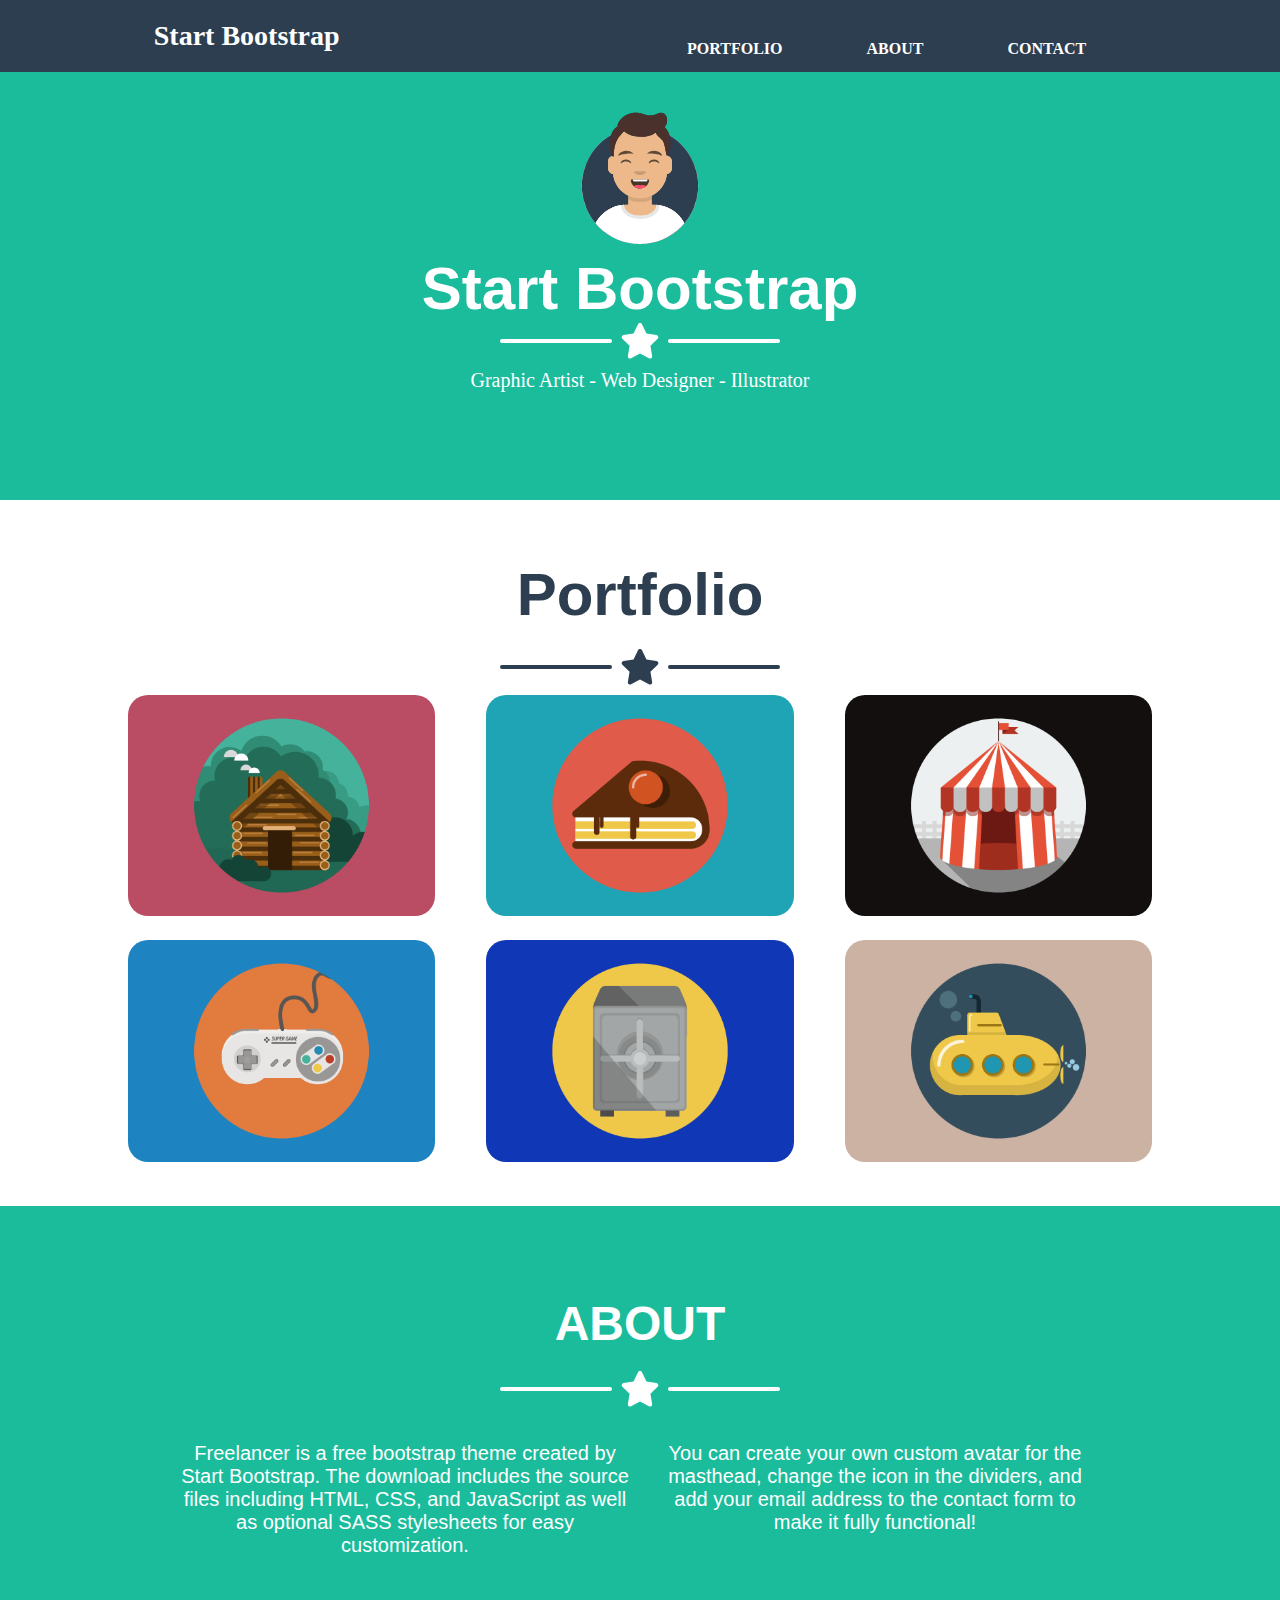
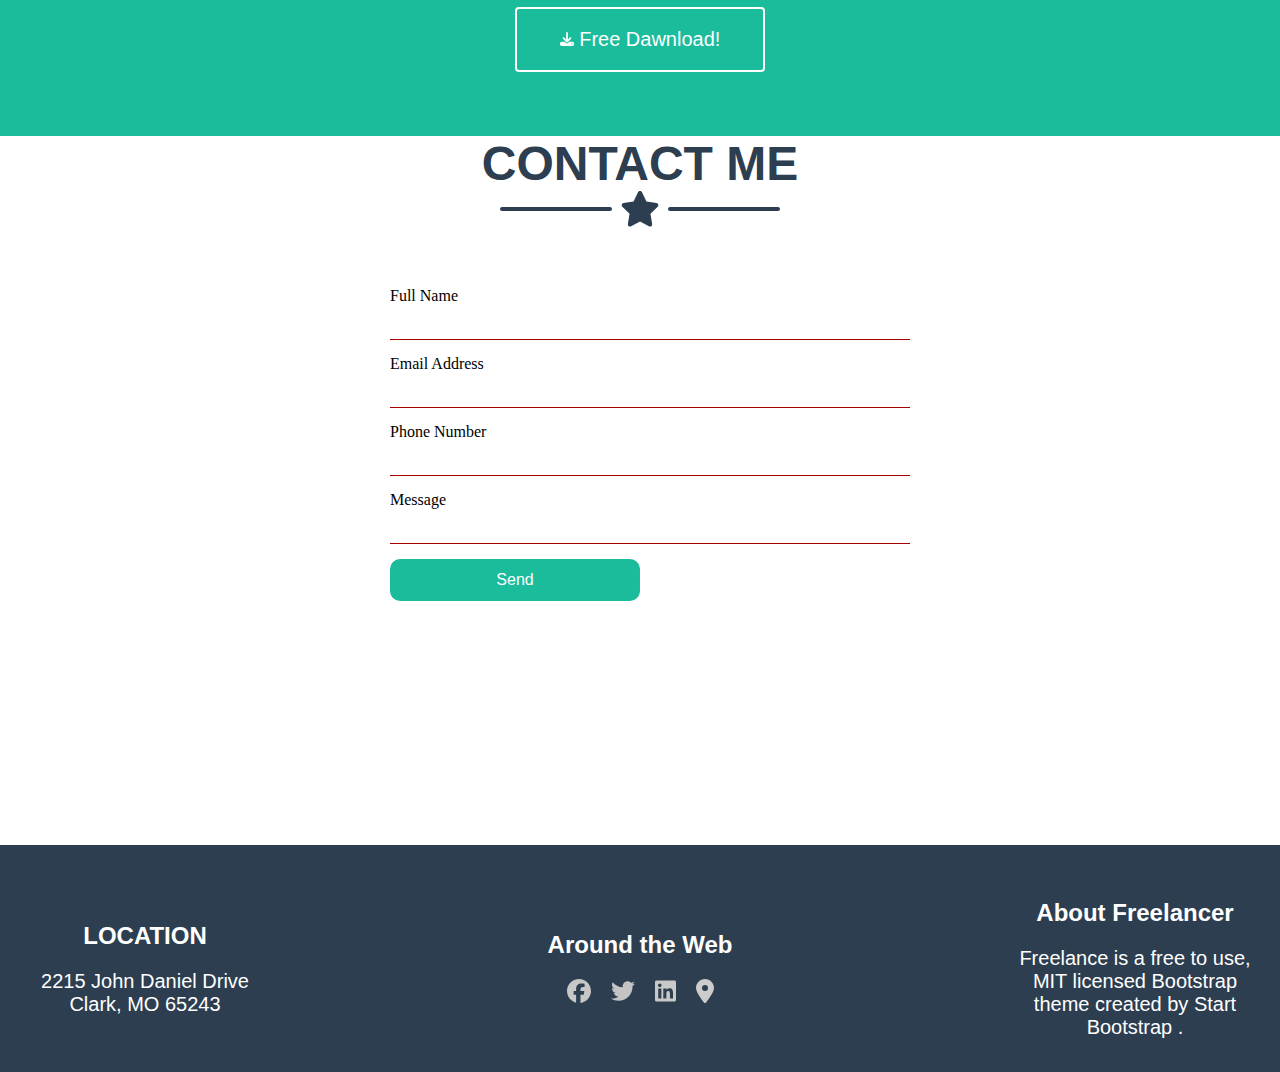
<file: index.html>
<!DOCTYPE html>
<html lang="en">
<head>
  <link rel="stylesheet" href="./css/main.css">
</head>
<body>
  <header>
  <div class="bootstrap">
    <h2 >Start Bootstrap</h2>
    <div class="child">
      <ul>
        <li><a href="PORTFOLIO.html " >PORTFOLIO</a></li>
        <li><a href="ABOUT.html" >ABOUT</a></li>
        <li><a href="CONTACT.html">CONTACT</a></li>
      </ul>
    </div>
  </div>

  <div class="Graphic">
      <img src="./img/avataaars.svg" alt="">
      <h1>Start Bootstrap</h1>
      <div class="icon">
        <div class="line"></div>
        <svg xmlns="http://www.w3.org/2000/svg" height="14" width="15.75" viewBox="0 0 576 512"><!--!Font Awesome Free 6.7.2 by @fontawesome - https://fontawesome.com License - https://fontawesome.com/license/free Copyright 2024 Fonticons, Inc.--><path fill="#ffffff" d="M316.9 18C311.6 7 300.4 0 288.1 0s-23.4 7-28.8 18L195 150.3 51.4 171.5c-12 1.8-22 10.2-25.7 21.7s-.7 24.2 7.9 32.7L137.8 329 113.2 474.7c-2 12 3 24.2 12.9 31.3s23 8 33.8 2.3l128.3-68.5 128.3 68.5c10.8 5.7 23.9 4.9 33.8-2.3s14.9-19.3 12.9-31.3L438.5 329 542.7 225.9c8.6-8.5 11.7-21.2 7.9-32.7s-13.7-19.9-25.7-21.7L381.2 150.3 316.9 18z"/></svg>
        <div class="line"></div>
      </div>
      <p>Graphic Artist - Web Designer - Illustrator</p>
  </div>
  </header>
  <!------------------------------------------------------------------>
<main>
  <section class="Portfolio">
    <div class="">
    <h1>Portfolio</h1>
    <div class="icons">
      <div class="lines"></div>
      <svg xmlns="http://www.w3.org/2000/svg" height="14" width="15.75" viewBox="0 0 576 512"><!--!Font Awesome Free 6.7.2 by @fontawesome - https://fontawesome.com License - https://fontawesome.com/license/free Copyright 2024 Fonticons, Inc.--><path fill="#2c3e50" d="M316.9 18C311.6 7 300.4 0 288.1 0s-23.4 7-28.8 18L195 150.3 51.4 171.5c-12 1.8-22 10.2-25.7 21.7s-.7 24.2 7.9 32.7L137.8 329 113.2 474.7c-2 12 3 24.2 12.9 31.3s23 8 33.8 2.3l128.3-68.5 128.3 68.5c10.8 5.7 23.9 4.9 33.8-2.3s14.9-19.3 12.9-31.3L438.5 329 542.7 225.9c8.6-8.5 11.7-21.2 7.9-32.7s-13.7-19.9-25.7-21.7L381.2 150.3 316.9 18z"/></svg>
      <div class="lines"></div>
    </div>
  </div>
    <div class="products">
       <div class="product">
        <img src="./img/cabin.png" alt="">
       </div>
      <div class="product">
        <img src="./img/cake.png" alt="">
      </div>
      <div class="product">
        <img src="./img/circus.png" alt="">
      </div>
      <div class="product">
        <img src="./img/game.png" alt="">
      </div>
      <div class="product">
        <img src="./img/safe.png" alt="">
      </div>
      <div class="product">
        <img src="./img/submarine.png" alt="">
      </div>
    </div>
  </section>
<!------------------------------------------------------------------>
   <section>
    <div class="abouts">
       <h1>About</h1>
       <div class="icon">
        <div class="line"></div>
        <svg xmlns="http://www.w3.org/2000/svg" height="14" width="15.75" viewBox="0 0 576 512"><!--!Font Awesome Free 6.7.2 by @fontawesome - https://fontawesome.com License - https://fontawesome.com/license/free Copyright 2024 Fonticons, Inc.--><path fill="#ffffff" d="M316.9 18C311.6 7 300.4 0 288.1 0s-23.4 7-28.8 18L195 150.3 51.4 171.5c-12 1.8-22 10.2-25.7 21.7s-.7 24.2 7.9 32.7L137.8 329 113.2 474.7c-2 12 3 24.2 12.9 31.3s23 8 33.8 2.3l128.3-68.5 128.3 68.5c10.8 5.7 23.9 4.9 33.8-2.3s14.9-19.3 12.9-31.3L438.5 329 542.7 225.9c8.6-8.5 11.7-21.2 7.9-32.7s-13.7-19.9-25.7-21.7L381.2 150.3 316.9 18z"/></svg>
        <div class="line"></div>
      </div>
      <div class="cr">
       <div class="create">
        <p>
          Freelancer is a free bootstrap theme created by Start Bootstrap. The download includes the 
          source files including HTML, CSS, and JavaScript as well as optional SASS stylesheets for easy customization.
        </p>
       </div>
       <div class="create">
         <p>
          You can create your own custom avatar for the masthead, change the icon in the dividers, and add your email address to 
          the contact form to make it fully functional!
         </p>
        </div>
       </div>
     <button> <svg xmlns="http://www.w3.org/2000/svg" height="14" width="14" viewBox="0 0 512 512"><!--!Font Awesome Free 6.7.2 by @fontawesome - https://fontawesome.com License - https://fontawesome.com/license/free Copyright 2024 Fonticons, Inc.--><path fill="#ffffff" d="M288 32c0-17.7-14.3-32-32-32s-32 14.3-32 32l0 242.7-73.4-73.4c-12.5-12.5-32.8-12.5-45.3 0s-12.5 32.8 0 45.3l128 128c12.5 12.5 32.8 12.5 45.3 0l128-128c12.5-12.5 12.5-32.8 0-45.3s-32.8-12.5-45.3 0L288 274.7 288 32zM64 352c-35.3 0-64 28.7-64 64l0 32c0 35.3 28.7 64 64 64l384 0c35.3 0 64-28.7 64-64l0-32c0-35.3-28.7-64-64-64l-101.5 0-45.3 45.3c-25 25-65.5 25-90.5 0L165.5 352 64 352zm368 56a24 24 0 1 1 0 48 24 24 0 1 1 0-48z"/></svg> Free Dawnload!</button>
    </div>
   </section>
<!------------------------------------------------------------------>
<section>
  <div class="container">
      <h1>Contact Me</h1>
      <div class="icons">
        <div class="lines"></div>
        <svg xmlns="http://www.w3.org/2000/svg" height="14" width="15.75" viewBox="0 0 576 512"><!--!Font Awesome Free 6.7.2 by @fontawesome - https://fontawesome.com License - https://fontawesome.com/license/free Copyright 2024 Fonticons, Inc.--><path fill="#2c3e50" d="M316.9 18C311.6 7 300.4 0 288.1 0s-23.4 7-28.8 18L195 150.3 51.4 171.5c-12 1.8-22 10.2-25.7 21.7s-.7 24.2 7.9 32.7L137.8 329 113.2 474.7c-2 12 3 24.2 12.9 31.3s23 8 33.8 2.3l128.3-68.5 128.3 68.5c10.8 5.7 23.9 4.9 33.8-2.3s14.9-19.3 12.9-31.3L438.5 329 542.7 225.9c8.6-8.5 11.7-21.2 7.9-32.7s-13.7-19.9-25.7-21.7L381.2 150.3 316.9 18z"/></svg>
        <div class="lines"></div>
      </div>
      <div class="contacts">
          <div class="cont">
              <form >
                  <label for="name">Full Name</label>
                  <input type="text" id="name" name="name"  required>
                  
                  <label for="email">Email Address</label>
                  <input type="email" id="email" name="email"  required>
                  
                  <label for="phone">Phone Number</label>
                  <input type="number" id="phone" name="phone" required>
                  
                  <label for="message">Message</label>
                  <input type="text" id="message" name="message"  required>
                  
                  <button type="submit">Send</button>
              </form>
          </div>
      </div>
  </div>
</section>
</main>
<!------------------------------------------------------------------>
<footer>
  <div class="footer">
    <div class="location">
      <div class="john">
        <h4>LOCATION</h4>
        <p >2215 John Daniel Drive Clark, MO 65243</p>
      </div>
      <div class="john">
        <h4>Around the Web</h4>
        <div class="icon2">
          <a class="icons2" href="#">
            <svg xmlns="http://www.w3.org/2000/svg" height="24" width="24" viewBox="0 0 512 512"><!--!Font Awesome Free 6.7.2 by @fontawesome - https://fontawesome.com License - https://fontawesome.com/license/free Copyright 2024 Fonticons, Inc.--><path fill="#c7c7c7" d="M512 256C512 114.6 397.4 0 256 0S0 114.6 0 256C0 376 82.7 476.8 194.2 504.5V334.2H141.4V256h52.8V222.3c0-87.1 39.4-127.5 125-127.5c16.2 0 44.2 3.2 55.7 6.4V172c-6-.6-16.5-1-29.6-1c-42 0-58.2 15.9-58.2 57.2V256h83.6l-14.4 78.2H287V510.1C413.8 494.8 512 386.9 512 256h0z"/></svg> 
          </a>
          <a class="icons2" href="#">
            <svg xmlns="http://www.w3.org/2000/svg" height="24" width="24" viewBox="0 0 512 512"><!--!Font Awesome Free 6.7.2 by @fontawesome - https://fontawesome.com License - https://fontawesome.com/license/free Copyright 2024 Fonticons, Inc.--><path fill="#c4c4c4" d="M459.4 151.7c.3 4.5 .3 9.1 .3 13.6 0 138.7-105.6 298.6-298.6 298.6-59.5 0-114.7-17.2-161.1-47.1 8.4 1 16.6 1.3 25.3 1.3 49.1 0 94.2-16.6 130.3-44.8-46.1-1-84.8-31.2-98.1-72.8 6.5 1 13 1.6 19.8 1.6 9.4 0 18.8-1.3 27.6-3.6-48.1-9.7-84.1-52-84.1-103v-1.3c14 7.8 30.2 12.7 47.4 13.3-28.3-18.8-46.8-51-46.8-87.4 0-19.5 5.2-37.4 14.3-53 51.7 63.7 129.3 105.3 216.4 109.8-1.6-7.8-2.6-15.9-2.6-24 0-57.8 46.8-104.9 104.9-104.9 30.2 0 57.5 12.7 76.7 33.1 23.7-4.5 46.5-13.3 66.6-25.3-7.8 24.4-24.4 44.8-46.1 57.8 21.1-2.3 41.6-8.1 60.4-16.2-14.3 20.8-32.2 39.3-52.6 54.3z"/></svg>
          </a>
          <a class="icons2" href="#">
            <svg xmlns="http://www.w3.org/2000/svg" height="24" width="21" viewBox="0 0 448 512"><!--!Font Awesome Free 6.7.2 by @fontawesome - https://fontawesome.com License - https://fontawesome.com/license/free Copyright 2024 Fonticons, Inc.--><path fill="#c9c9c9" d="M416 32H31.9C14.3 32 0 46.5 0 64.3v383.4C0 465.5 14.3 480 31.9 480H416c17.6 0 32-14.5 32-32.3V64.3c0-17.8-14.4-32.3-32-32.3zM135.4 416H69V202.2h66.5V416zm-33.2-243c-21.3 0-38.5-17.3-38.5-38.5S80.9 96 102.2 96c21.2 0 38.5 17.3 38.5 38.5 0 21.3-17.2 38.5-38.5 38.5zm282.1 243h-66.4V312c0-24.8-.5-56.7-34.5-56.7-34.6 0-39.9 27-39.9 54.9V416h-66.4V202.2h63.7v29.2h.9c8.9-16.8 30.6-34.5 62.9-34.5 67.2 0 79.7 44.3 79.7 101.9V416z"/></svg>
          </a>
          <a class="icons2" href="#">
            <svg xmlns="http://www.w3.org/2000/svg" height="24" width="18" viewBox="0 0 384 512"><!--!Font Awesome Free 6.7.2 by @fontawesome - https://fontawesome.com License - https://fontawesome.com/license/free Copyright 2024 Fonticons, Inc.--><path fill="#cccccc" d="M215.7 499.2C267 435 384 279.4 384 192C384 86 298 0 192 0S0 86 0 192c0 87.4 117 243 168.3 307.2c12.3 15.3 35.1 15.3 47.4 0zM192 128a64 64 0 1 1 0 128 64 64 0 1 1 0-128z"/></svg>
          </a>
      </div>
    </div>
    <div class="john">
      <h4 >About Freelancer</h4>
      <p>Freelance is a free to use, MIT licensed Bootstrap theme created by Start Bootstrap .</p>
    </div>
  </div>
</footer>
</body>
</html>
</file>
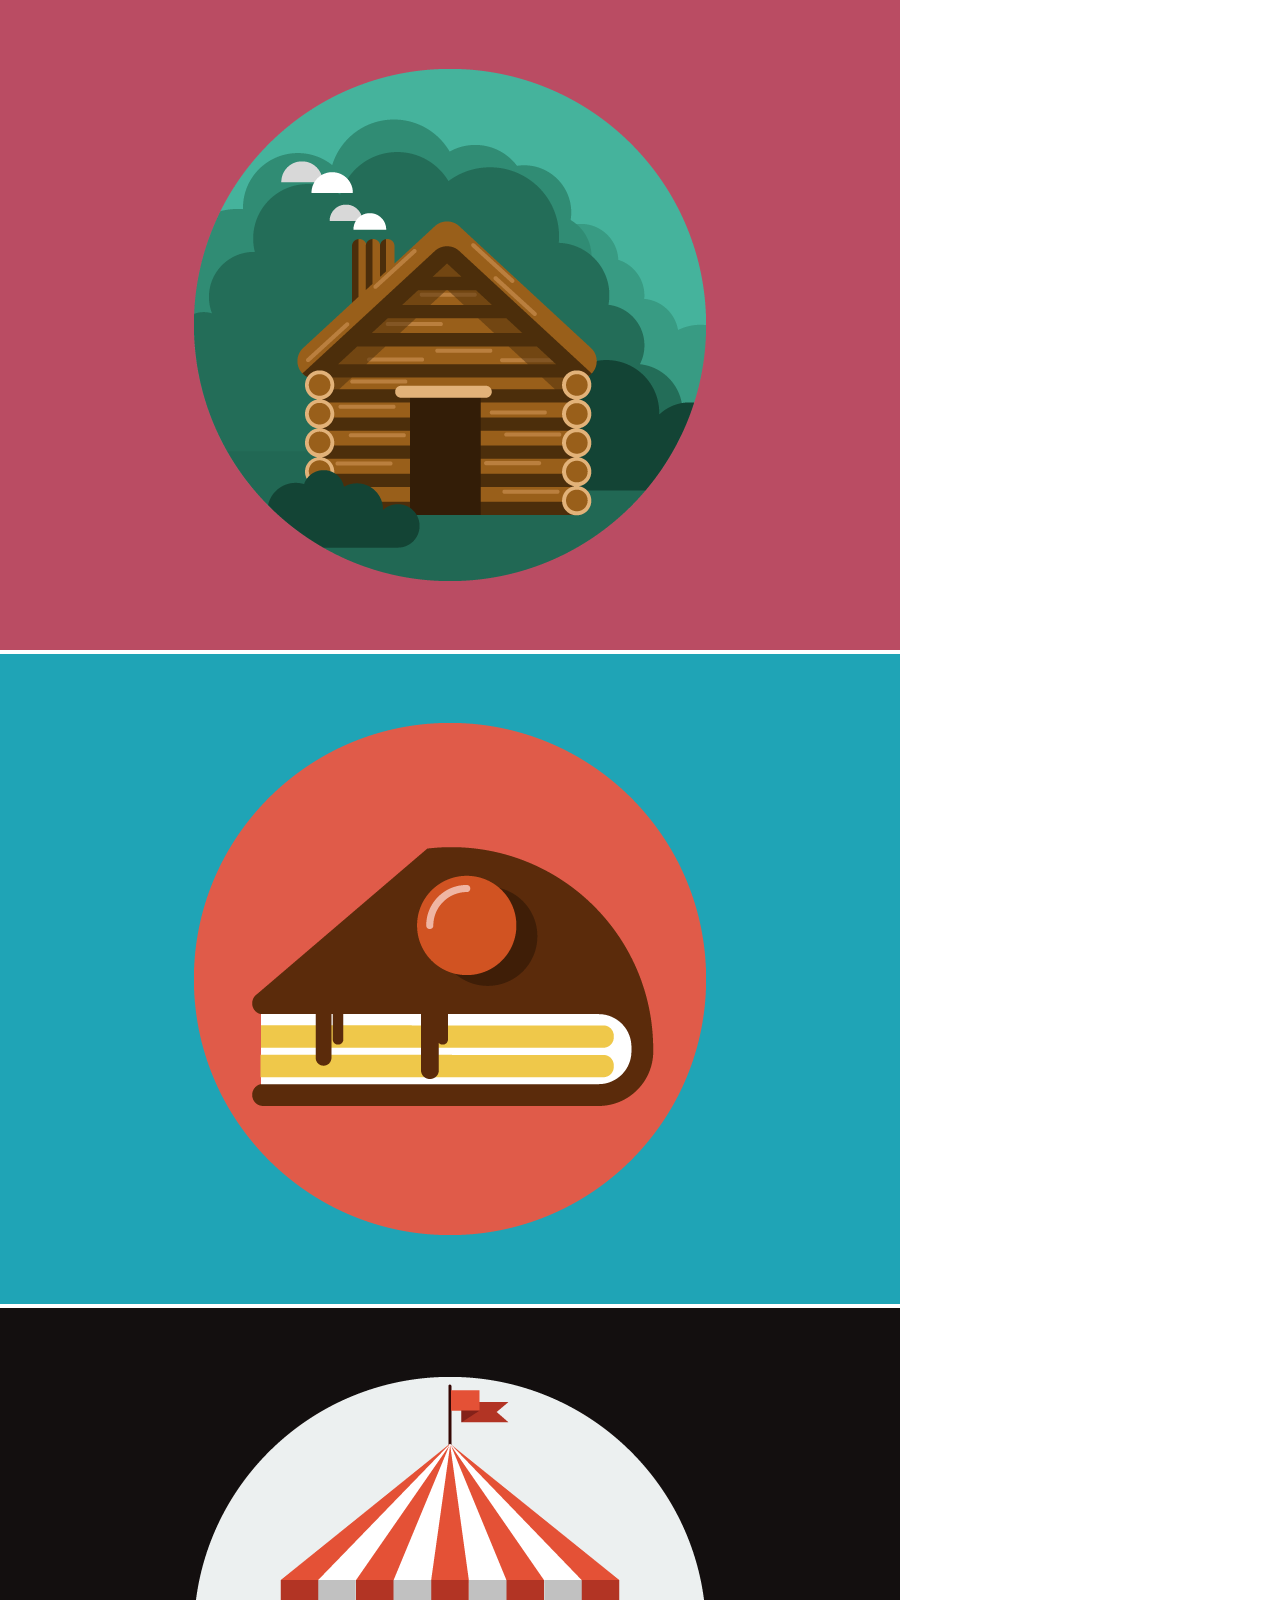
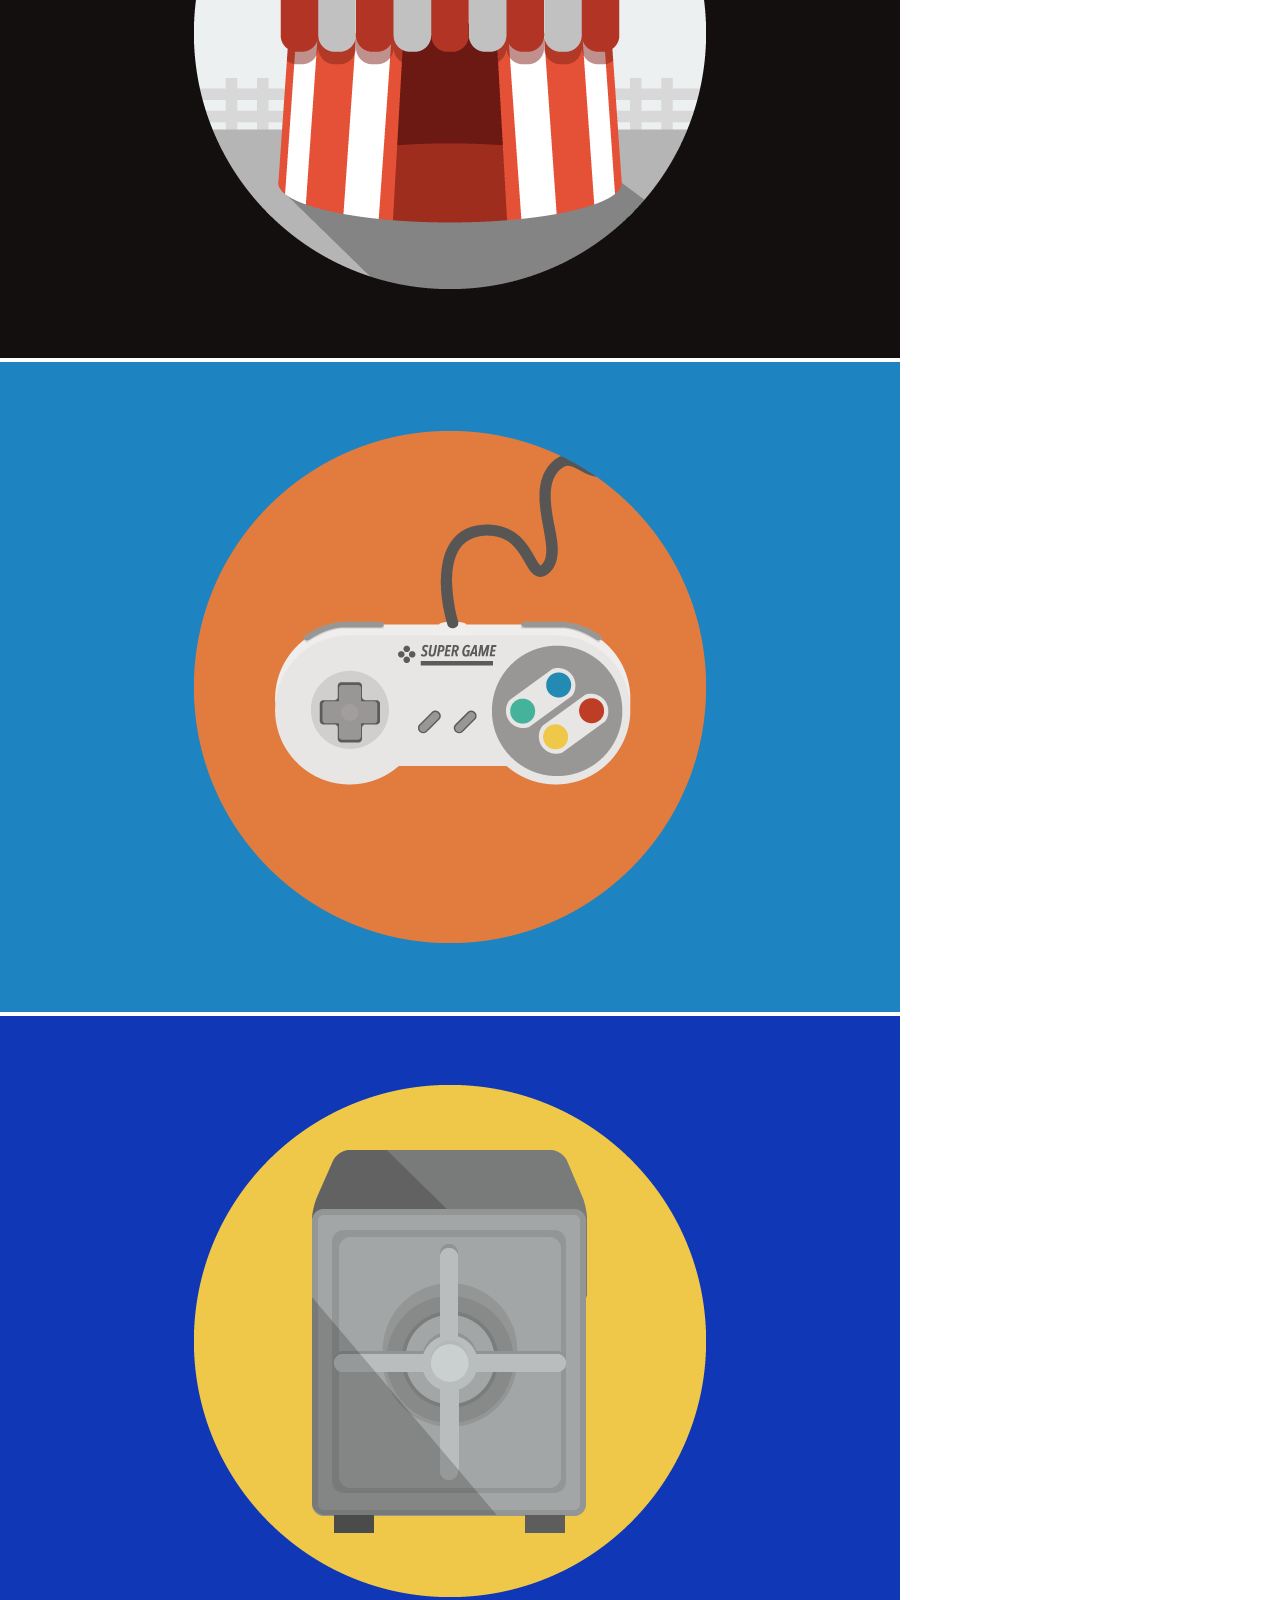
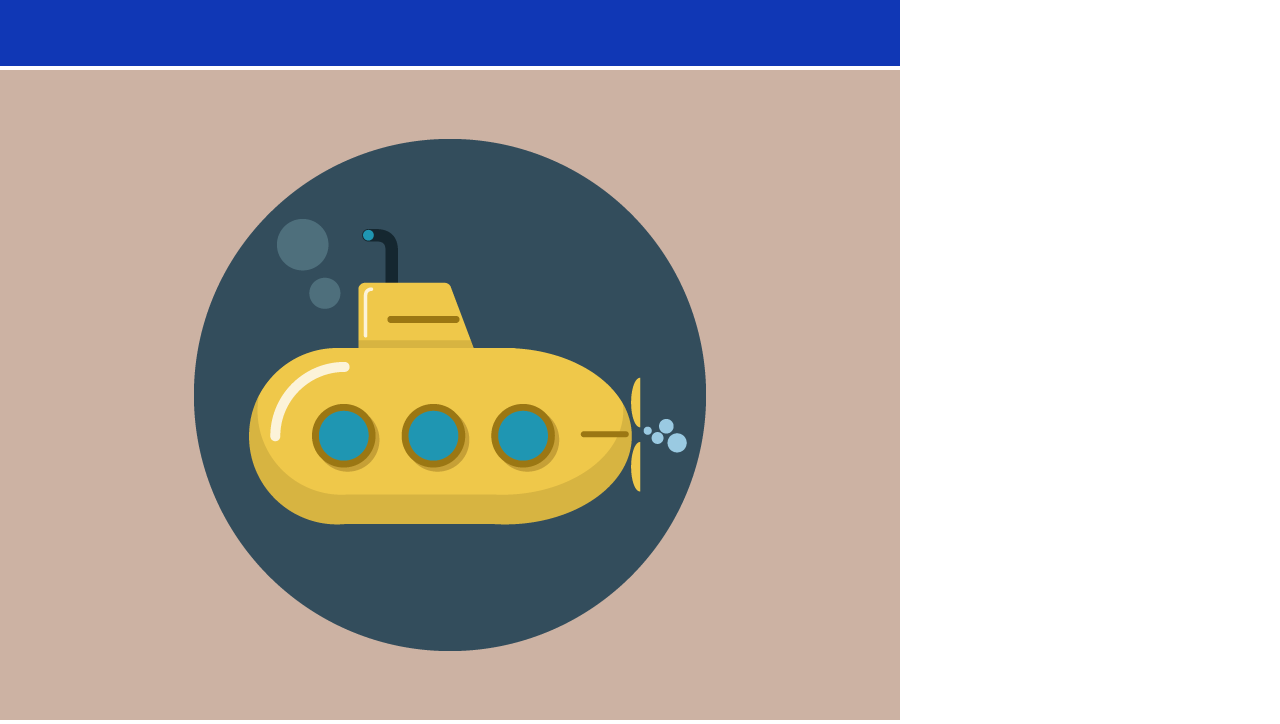
<file: ABOUT.html>
<!DOCTYPE html>
<html lang="en">
<head>
  <link rel="stylesheet" href="./css/main.css">
</head>
<body>
 <div class="portfolio">
  <div class="about">
    <img src="./img/cabin.png" alt="">
  </div>
  <div class="about">
    <img src="./img/cake.png" alt="">
  </div>
  <div class="about">
    <img src="./img/circus.png" alt="">
  </div>
  <div class="about">
    <img src="./img/game.png" alt="">
  </div>
  <div class="about">
    <img src="./img/safe.png" alt="">
  </div>
  <div class="about">
    <img src="./img/submarine.png" alt="">
  </div>
 </div>
</body>
</html>
</file>
<file: css/main.css>
*{
  margin: 0;
  padding: 0;
}

.bootstrap{
  background-color:rgb(44, 62, 80);
  width: 100%;
  height: 72px;
  display: flex;
  flex-wrap: wrap;
  justify-content: space-around;
  position: fixed;
  top: 0;
}

.bootstrap h2{
  color: white;
  text-transform: capitalize;
  font-size: 28px;
  margin-top:20px;
  font-weight:bold;
}

ul li{
  list-style-type: none;
  display: inline-block;
  padding: 40px;
  font-weight:bold;
}

a{
  color: white;
  text-decoration: none;
}
/****************************************************/
.Graphic{
  background-color: rgb(26, 188, 156);
  width: 100%;
  height: 500px;
  display: flex;
  flex-direction: column;
  justify-content: center;
  align-items: center;
}


.Graphic h1{
  font-size:60px;
  font-family: Arial, Helvetica, sans-serif;
  font-weight: bold;
  color: white;
  padding-top: 10px;

}
.Graphic img{
  width: 10%;
}

.Graphic p{
  font-size: 20px;
  color: white;
  padding-top: 10px;
}
/****************************************************/
.Portfolio{
  padding-top: 40px;
  padding-bottom: 40px;
}
.Portfolio h1{
  font-size:60px;
  padding:20px;
  font-family: Arial, Helvetica, sans-serif;
  font-weight: bold;
  color:rgb(44, 62, 80);
  text-align: center;

}

.products{
  width: 80%;
  margin: auto;
  display: flex;
  flex-wrap: wrap;
  justify-content:space-between;
  gap: 20px;

}
.product{
  width: 30%;
}

.product img{
  width: 100%;
  border-radius: 20px;
}

/****************************************************/
.abouts{
  background-color:rgb(26, 188, 156);
  width: 100%;
  height:440px;
  text-align: center;
  padding-top: 90px;
}

.abouts h1{
  color: white;
  font-size: 48px;
  font-weight: 700;
  font-family: Montserrat, -apple-system, BlinkMacSystemFont, "Segoe UI", Roboto, "Helvetica Neue", Arial, "Noto Sans", sans-serif, "Apple Color Emoji", "Segoe UI Emoji", "Segoe UI Symbol", "Noto Color Emoji";
  text-transform: uppercase;
  padding-bottom: 20px;
}

.cr{
  display: flex;
  justify-content: center;
  align-items: center;
  height: 200px;
  width:100%;
  gap: 20px;
}

.create{
  color: white;
  width:450px;
  height: 130px;
  font-family: Lato, -apple-system, BlinkMacSystemFont, "Segoe UI", Roboto, "Helvetica Neue", Arial, "Noto Sans", sans-serif, "Apple Color Emoji", "Segoe UI Emoji", "Segoe UI Symbol", "Noto Color Emoji";
  font-size: 20px;
  font-weight: 400;
}

.abouts button{
  font-family: Lato, -apple-system, BlinkMacSystemFont, "Segoe UI", Roboto, "Helvetica Neue", Arial, "Noto Sans", sans-serif, "Apple Color Emoji", "Segoe UI Emoji", "Segoe UI Symbol", "Noto Color Emoji";
  font-weight:400;
  width: 250px;
  height:65px ;
  font-size: 20px;
  background-color:rgb(26, 188, 156);
  color: white;
  border: 2px solid white;
  border-radius: 4px;
  padding-left: 28px;
  padding-right: 28px;
  padding-top: 16px;
  padding-bottom: 16px;
}
/****************************************************/
.icon{
  display: flex;
  justify-content: center;
  align-items: center;
  gap: 8px;
}

.icon svg{
  width: 40px;
  height: auto;
}

.line{
  background-color: white;
  width: 112px;
  height: 4px;
  border-radius: 25px;
}
/****************************************************/
.icons{
  display: flex;
  justify-content: center;
  align-items: center;
  gap: 8px;
  padding-bottom: 10px;
}

.icons svg{
  width: 40px;
  height: auto;
}

.lines{
  background-color: rgb(44, 62, 80);
  width: 112px;
  height: 4px;
  border-radius: 25px;
}

/****************************************************/

.container{
  width: 100%px;
  height:709.133px;
  
}

.container h1{
  text-align: center;
  color: rgb(44, 62, 80);
  font-size: 48px;
  font-family: Montserrat, -apple-system, BlinkMacSystemFont, "Segoe UI", Roboto, "Helvetica Neue", Arial, "Noto Sans", sans-serif, "Apple Color Emoji", "Segoe UI Emoji", "Segoe UI Symbol", "Noto Color Emoji";
  text-transform: uppercase;
}

.contacts{
  display: flex;
  justify-content: center;
  align-items: center;
  flex-direction: column;
  gap: 20px;
  padding-top: 50px;
}

.contacts .cont{
  width:100%;
  max-width: 500px;
}

.contacts input{
  width: 100%;
  padding:8px 10px;
  font-size:16px;
  border-top: 0;
  border-left: 0;
  border-right: 0;
  border-bottom: 1px outset red;
  margin-bottom: 15px;
  background-color: transparent;
  outline: none;
}

.contacts button{
  width: 50%;
  padding: 12px;
  font-size: 16px;
  background-color:rgb(26, 188, 156) ;
  border: none;
  color: white;
  border-radius: 10px;
}

/****************************************************/
.footer{
  background-color: rgb(44, 62, 80);
  width: 100%;
  height: 227px;
}

.location{
  height:100%;
  display: flex;
  justify-content:space-between;
  align-items: center;
  padding: 0px 20px;
}

.john{
  color: white;
  text-align: center;
}

.john h4{
  font-size: 24px;
  font-family: Montserrat, -apple-system, BlinkMacSystemFont, "Segoe UI", Roboto, "Helvetica Neue", Arial, "Noto Sans", sans-serif, "Apple Color Emoji", "Segoe UI Emoji", "Segoe UI Symbol", "Noto Color Emoji";
  font-weight: 700;
  margin: 20px 0;
}

.john p{
  width: 250px;
  font-size: 20px;
  font-family: Lato, -apple-system, BlinkMacSystemFont, "Segoe UI", Roboto, "Helvetica Neue", Arial, "Noto Sans", sans-serif, "Apple Color Emoji", "Segoe UI Emoji", "Segoe UI Symbol", "Noto Color Emoji";
  font-weight: 300;
  margin: 0 auto;
}

.icon2 {
  display: flex;
  justify-content:center;
  align-items: center;
  margin-top: 20px;
  gap: 20px;
}
</file>
